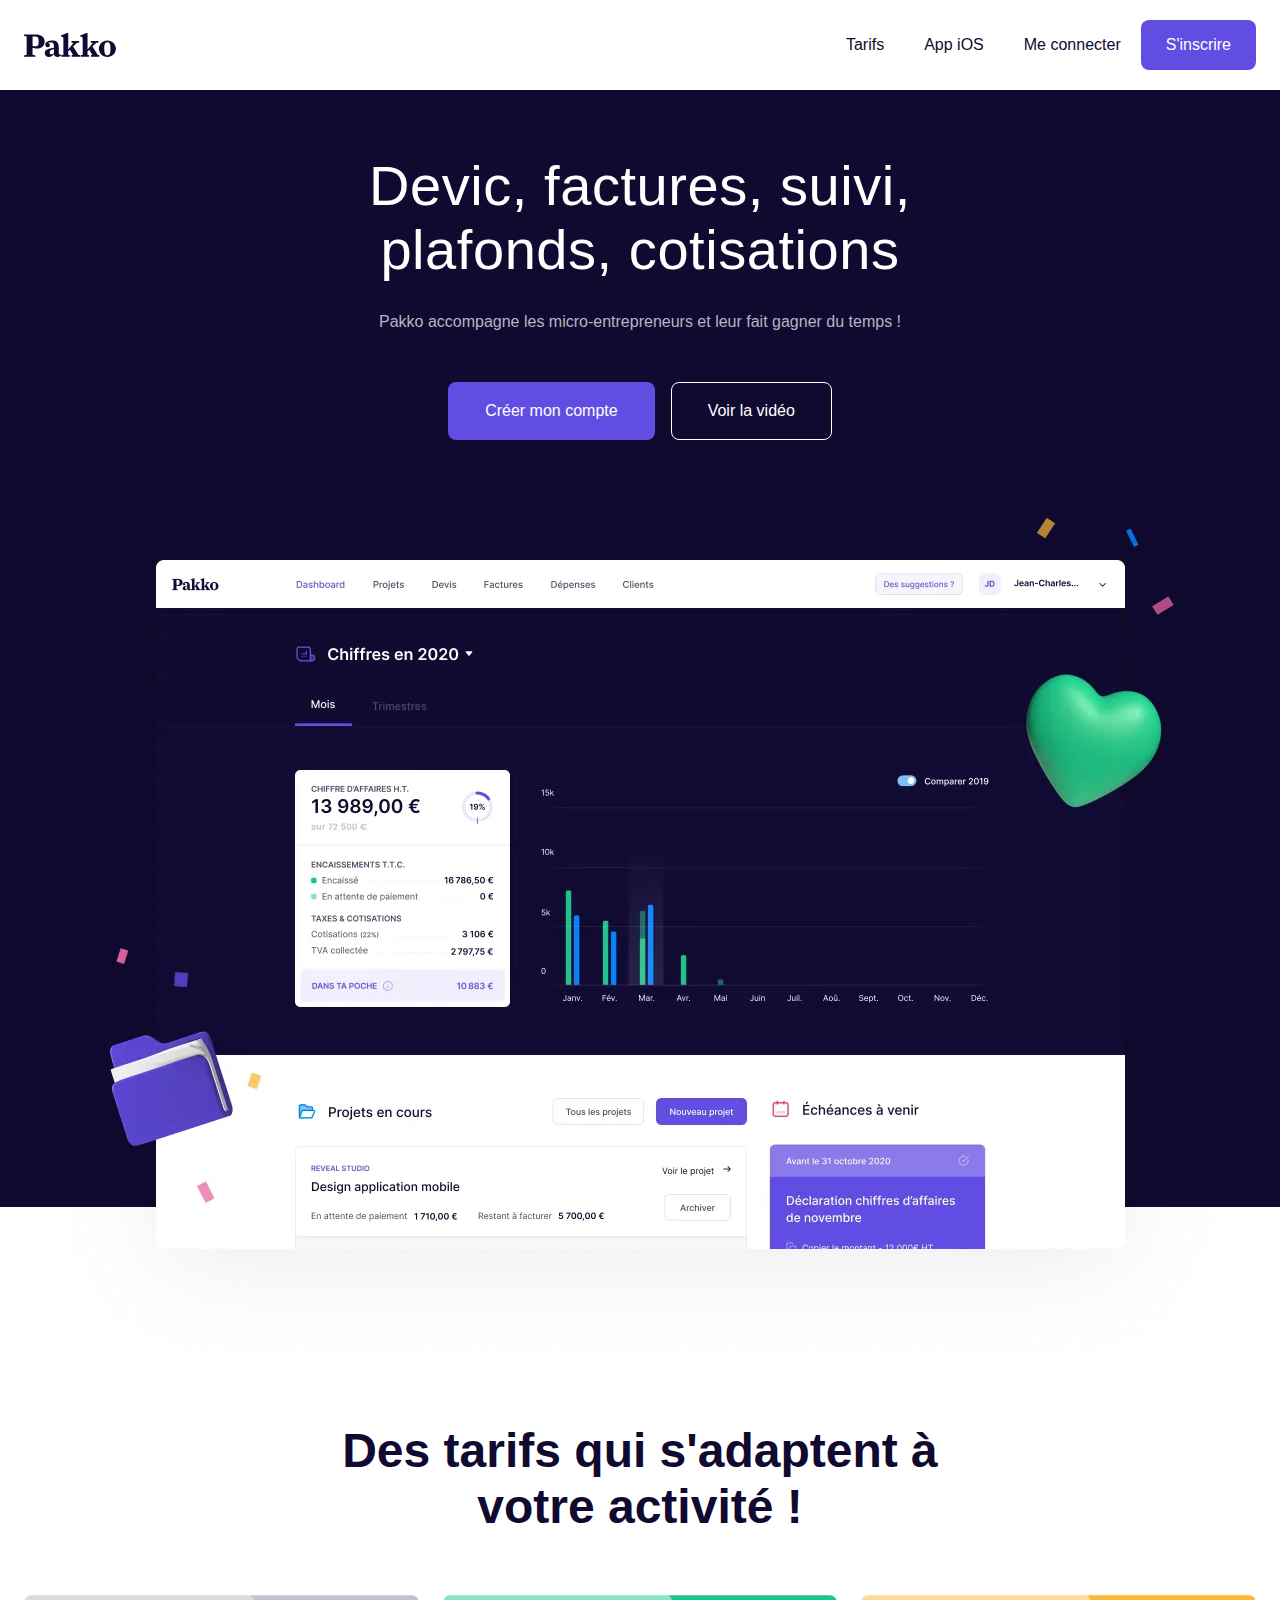
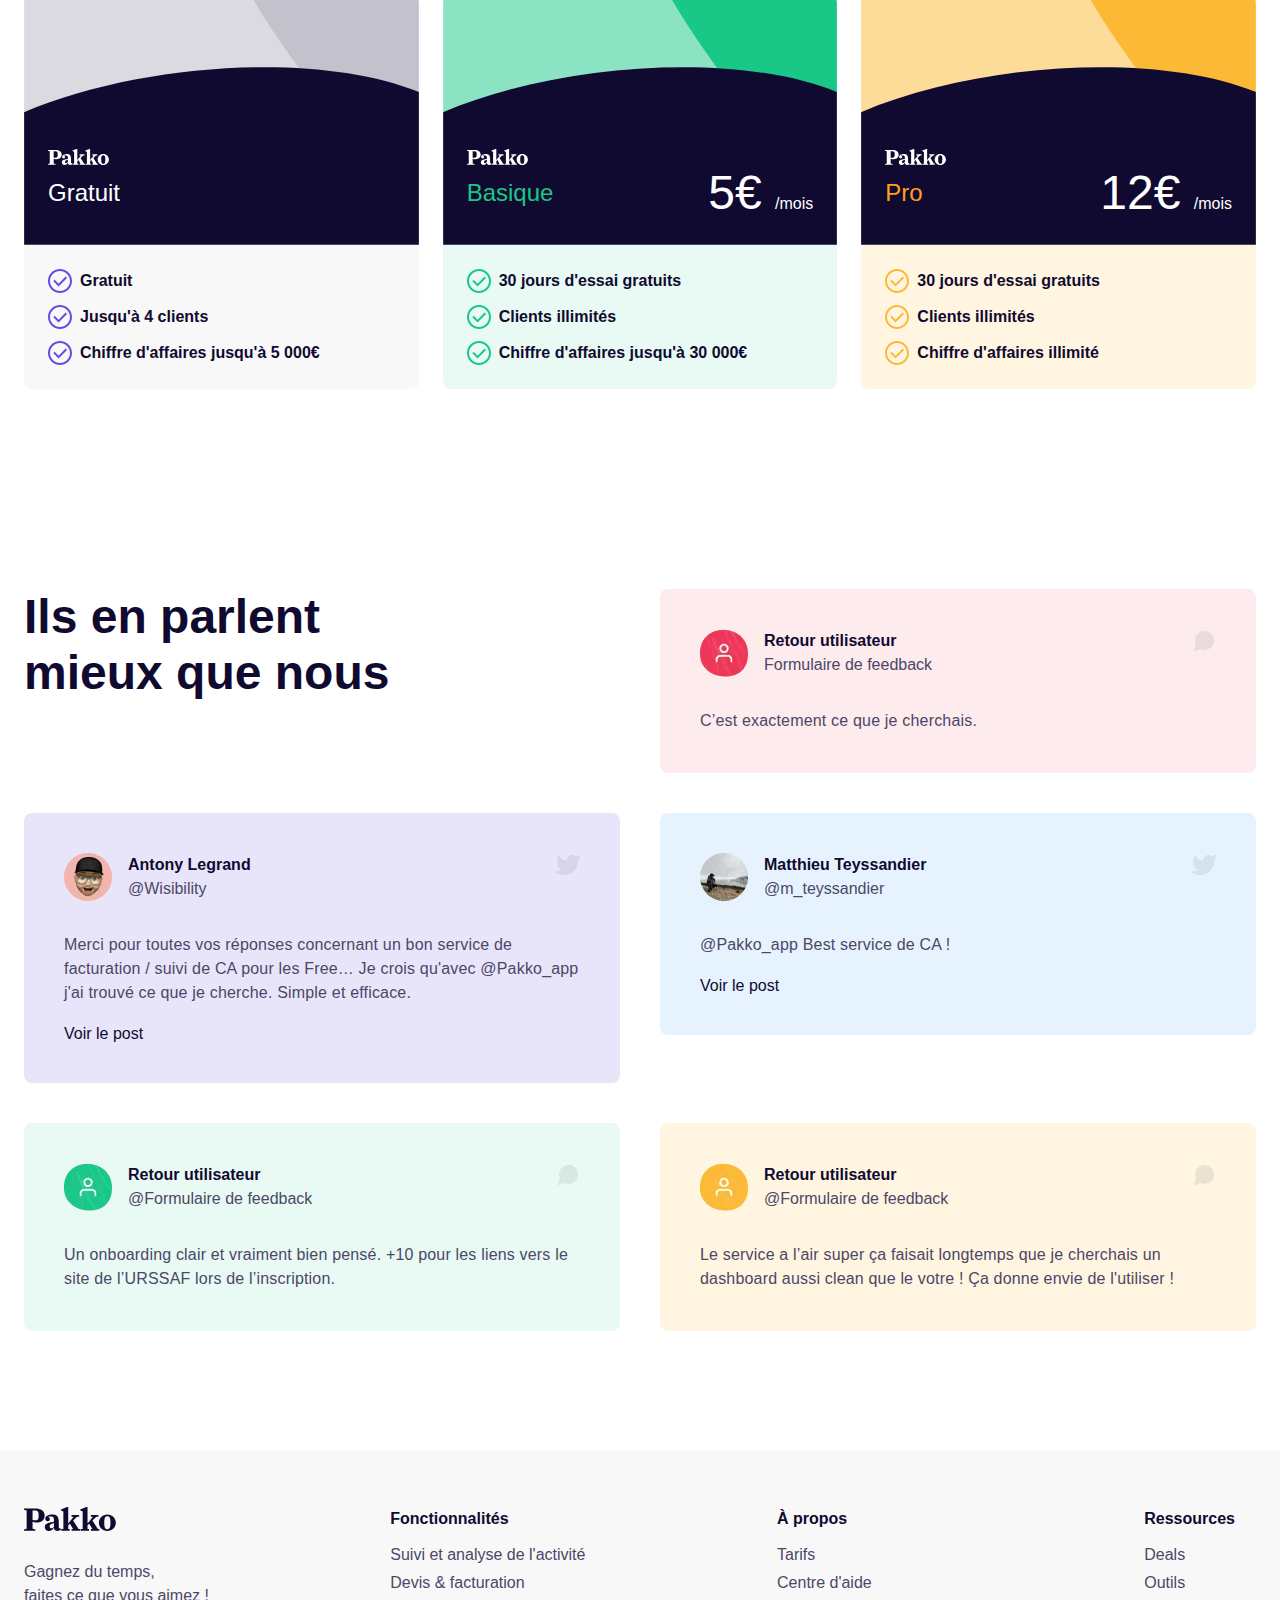
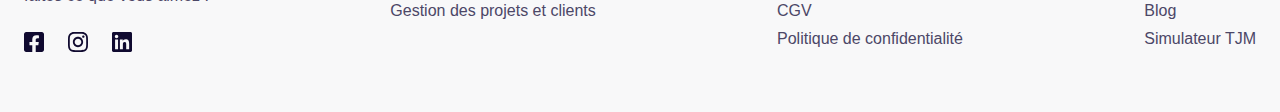
<file: index.html>
<!DOCTYPE html>
<html lang="en">

<head>
  <meta charset="UTF-8">
  <meta http-equiv="X-UA-Compatible" content="IE=edge">
  <meta name="viewport" content="width=device-width, initial-scale=1.0">
  <title>Pakko</title>
  <link rel="icon" type="image/png" sizes="32x32" href="./favicons/favicon-32x32.png">
  <link rel="icon" type="image/png" sizes="16x16" href="./favicons/favicon-16x16.png">
  <link rel="stylesheet" href="./styles/common.css">
</head>

<body>
  <header class="header">
    <div class="header__container container">
      <div class="header__top">
        <a class="logo" href="#">
          <img class="logo__image" src="./images/logo/logo.svg" alt="Pakko Logo">
        </a>
        <button class="header-burger">
          <span></span>
          <span></span>
          <span></span>
        </button>
      </div>
      <div class="header__menu">
        <nav class="header__nav nav">
          <ul class="nav__list">
            <li class="nav__item">
              <a class="nav__link" href="#">Tarifs</a>
            </li>
            <li class="nav__item">
              <a class="nav__link" href="#">App iOS</a>
            </li>
            <li class="nav__item">
              <a class="nav__link" href="#">Me connecter</a>
            </li>
          </ul>
        </nav>
        <div class="header__buttons">
          <a class="button" href="#">S'inscrire</a>
        </div>
      </div>
    </div>
  </header>

  <main>
    <section class="banner">
      <div class="banner__container container">
        <div class="banner__info">
          <h1 class="banner__title">
            Devic, factures, suivi, plafonds, cotisations
          </h1>
          <p class="banner__descr">
            Pakko accompagne les micro-entrepreneurs et leur fait gagner du temps !
          </p>
        </div>
        <div class="banner__buttons">
          <a class="button button--xxl" href="#">Créer mon compte</a>
          <a class="button button--xxl button--border" href="#">Voir la vidéo</a>
        </div>
      </div>
      <picture>
        <source srcset="./images/banner/banner.webp, ./images/banner/banner@2x.webp 2x" type="image/webp">
        <img class="banner__image" src="./images/banner/banner.png" srcset="./images/banner/banner@2x.png 2x" alt="Banner">
      </picture>
    </section>

    <section class="tarifs">
      <div class="tarifs__container container">
        <h2 class="tarifs__title">
          Des tarifs qui s'adaptent à votre activité !
        </h2>
        <ul class="tarifs__list">
          <li class="tarifs__item">
            <div class="tarif tarif--purple">
              <div class="tarif__header">
                <div class="tarif__header-content">
                  <img class="tarif__logo" src="./images/logo/logo-black.svg" alt="Pakko Logo">
                  <h3 class="tarif__title">
                    Gratuit
                  </h3>
                  <p class="tarif__price"></p>
                </div>
              </div>
              <ul class="tarif__list">
                <li class="tarif__item">
                  <p class="tarif__descr">Gratuit</p>
                </li>
                <li class="tarif__item">
                  <p class="tarif__descr">Jusqu'à 4 clients</p>
                </li>
                <li class="tarif__item">
                  <p class="tarif__descr">Chiffre d'affaires jusqu'à 5 000€</p>
                </li>
              </ul>
            </div>
          </li>
          <li class="tarifs__item">
            <div class="tarif tarif--green">
              <div class="tarif__header">
                <div class="tarif__header-content">
                  <img class="tarif__logo" src="./images/logo/logo-black.svg" alt="Pakko Logo">
                  <h3 class="tarif__title">
                    Basique
                  </h3>
                  <p class="tarif__price">
                    5€ <span>/mois</span>
                  </p>
                </div>
              </div>
              <ul class="tarif__list">
                <li class="tarif__item">
                  <p class="tarif__descr">30 jours d'essai gratuits</p>
                </li>
                <li class="tarif__item">
                  <p class="tarif__descr">Clients illimités</p>
                </li>
                <li class="tarif__item">
                  <p class="tarif__descr">Chiffre d'affaires jusqu'à 30 000€</p>
                </li>
              </ul>
            </div>
          </li>
          <li class="tarifs__item">
            <div class="tarif tarif--yellow">
              <div class="tarif__header">
                <div class="tarif__header-content">
                  <img class="tarif__logo" src="./images/logo/logo-black.svg" alt="Pakko Logo">
                  <h3 class="tarif__title">
                    Pro
                  </h3>
                  <p class="tarif__price">
                    12€ <span>/mois</span>
                  </p>
                </div>
              </div>
              <ul class="tarif__list">
                <li class="tarif__item">
                  <p class="tarif__descr">30 jours d'essai gratuits</p>
                </li>
                <li class="tarif__item">
                  <p class="tarif__descr">Clients illimités</p>
                </li>
                <li class="tarif__item">
                  <p class="tarif__descr">Chiffre d'affaires illimité</p>
                </li>
              </ul>
            </div>
          </li>
        </ul>
      </div>
    </section>

    <section class="feedback">
      <div class="feedback__container container">
        <h2 class="feedback__title">
          Ils en parlent mieux que nous
        </h2>
        <div class="review review--forum">
          <div class="review__header">
            <picture class="review__avatar">
              <source srcset="./images/avatars/avatar-1.webp, ./images/avatars/avatar-1@2x.webp 2x" type="image/webp">
              <img src="./images/avatars/avatar-1.png" srcset="./images/avatars/avatar-1@2x.png 2x" alt="Review Avatar">
            </picture>
            <p class="review__username">
              Retour utilisateur
            </p>
            <p class="review__userlink">
              Formulaire de feedback
            </p>
          </div>
          <p class="review__descr">
            C’est exactement ce que je cherchais.
          </p>
        </div>
        <div class="review review--twitter">
          <div class="review__header">
            <picture class="review__avatar">
              <source srcset="./images/avatars/avatar-2.webp, ./images/avatars/avatar-2@2x.webp 2x" type="image/webp">
              <img src="./images/avatars/avatar-2.png" srcset="./images/avatars/avatar-2@2x.png 2x" alt="Review Avatar">
            </picture>
            <p class="review__username">
              Antony Legrand
            </p>
            <p class="review__userlink">
              @Wisibility
            </p>
          </div>
          <p class="review__descr">
            Merci pour toutes vos réponses concernant un bon service de facturation / suivi de CA pour les Free… Je crois qu'avec @Pakko_app j'ai trouvé ce que je cherche. Simple et efficace.
          </p>
          <a class="review__link" href="#">Voir le post</a>
        </div>
        <div class="review review--twitter">
          <div class="review__header">
            <picture class="review__avatar">
              <source srcset="./images/avatars/avatar-3.webp, ./images/avatars/avatar-3@2x.webp 2x" type="image/webp">
              <img src="./images/avatars/avatar-3.png" srcset="./images/avatars/avatar-3@2x.png 2x" alt="Review Avatar">
            </picture>
            <p class="review__username">
              Matthieu Teyssandier
            </p>
            <p class="review__userlink">
              @m_teyssandier
            </p>
          </div>
          <p class="review__descr">
            @Pakko_app Best service de CA !
          </p>
          <a class="review__link" href="#">Voir le post</a>
        </div>
        <div class="review review--forum">
          <div class="review__header">
            <picture class="review__avatar">
              <source srcset="./images/avatars/avatar-4.webp, ./images/avatars/avatar-4@2x.webp 2x" type="image/webp">
              <img src="./images/avatars/avatar-4.png" srcset="./images/avatars/avatar-4@2x.png 2x" alt="Review Avatar">
            </picture>
            <p class="review__username">
              Retour utilisateur
            </p>
            <p class="review__userlink">
              @Formulaire de feedback
            </p>
          </div>
          <p class="review__descr">
            Un onboarding clair et vraiment bien pensé. +10 pour les liens vers le site de l’URSSAF lors de l’inscription.
          </p>
        </div>
        <div class="review review--forum">
          <div class="review__header">
            <picture class="review__avatar">
              <source srcset="./images/avatars/avatar-5.webp, ./images/avatars/avatar-5@2x.webp 2x" type="image/webp">
              <img src="./images/avatars/avatar-5.png" srcset="./images/avatars/avatar-5@2x.png 2x" alt="Review Avatar">
            </picture>
            <p class="review__username">
              Retour utilisateur
            </p>
            <p class="review__userlink">
              @Formulaire de feedback
            </p>
          </div>
          <p class="review__descr">
            Le service a l’air super ça faisait longtemps que je cherchais un dashboard aussi clean que le votre ! Ça donne envie de l'utiliser !
          </p>
        </div>
      </div>
    </section>
  </main>

  <footer class="footer">
    <div class="footer__container container">
      <div class="footer__content">
        <a class="footer__logo logo" href="#">
          <img class="logo__image" src="./images/logo/logo.svg" alt="Pakko Logo">
        </a>
        <p class="footer__text">
          Gagnez du temps,<br>faites ce que vous aimez !
        </p>
        <ul class="social">
          <li class="social__item">
            <a class="social__link" href="#">
              <img class="social__icon" src="./images/icons/facebook.svg" alt="Facebook">
            </a>
          </li>
          <li class="social__item">
            <a class="social__link" href="#">
              <img class="social__icon" src="./images/icons/instagram.svg" alt="Instagram">
            </a>
          </li>
          <li class="social__item">
            <a class="social__link" href="#">
              <img class="social__icon" src="./images/icons/linkedin.svg" alt="Linkedin">
            </a>
          </li>
        </ul>
      </div>
      <div class="footer-column">
        <h2 class="footer-column__title">
          Fonctionnalités
        </h2>
        <ul class="footer-column__list">
          <li class="footer-column__item">
            <a class="footer-column__link" href="#">Suivi et analyse de l'activité</a>
          </li>
          <li class="footer-column__item">
            <a class="footer-column__link" href="#">Devis & facturation</a>
          </li>
          <li class="footer-column__item">
            <a class="footer-column__link" href="#">Gestion des projets et clients</a>
          </li>
        </ul>
      </div>
      <div class="footer-column">
        <h2 class="footer-column__title">
          À propos
        </h2>
        <ul class="footer-column__list">
          <li class="footer-column__item">
            <a class="footer-column__link" href="#">Tarifs</a>
          </li>
          <li class="footer-column__item">
            <a class="footer-column__link" href="#">Centre d'aide</a>
          </li>
          <li class="footer-column__item">
            <a class="footer-column__link" href="#">CGV</a>
          </li>
          <li class="footer-column__item">
            <a class="footer-column__link" href="#">Politique de confidentialité</a>
          </li>
        </ul>
      </div>
      <div class="footer-column">
        <h2 class="footer-column__title">
          Ressources
        </h2>
        <ul class="footer-column__list">
          <li class="footer-column__item">
            <a class="footer-column__link" href="#">Deals</a>
          </li>
          <li class="footer-column__item">
            <a class="footer-column__link" href="#">Outils</a>
          </li>
          <li class="footer-column__item">
            <a class="footer-column__link" href="#">Blog</a>
          </li>
          <li class="footer-column__item">
            <a class="footer-column__link" href="#">Simulateur TJM</a>
          </li>
        </ul>
      </div>
    </div>
  </footer>
  <script src="./js/main.js"></script>
</body>

</html>
</file>
<file: styles/common.css>
/*! normalize.css v8.0.1 | MIT License | github.com/necolas/normalize.css */
/* Document
   ========================================================================== */
/**
 * 1. Correct the line height in all browsers.
 * 2. Prevent adjustments of font size after orientation changes in iOS.
 */
html {
  line-height: 1.15;
  /* 1 */
  -webkit-text-size-adjust: 100%;
  /* 2 */
}

/* Sections
   ========================================================================== */
/**
 * Remove the margin in all browsers.
 */
body {
  margin: 0;
}

/**
 * Render the `main` element consistently in IE.
 */
main {
  display: block;
}

/**
 * Correct the font size and margin on `h1` elements within `section` and
 * `article` contexts in Chrome, Firefox, and Safari.
 */
h1 {
  font-size: 2em;
  margin: 0.67em 0;
}

/* Grouping content
   ========================================================================== */
/**
 * 1. Add the correct box sizing in Firefox.
 * 2. Show the overflow in Edge and IE.
 */
hr {
  -webkit-box-sizing: content-box;
          box-sizing: content-box;
  /* 1 */
  height: 0;
  /* 1 */
  overflow: visible;
  /* 2 */
}

/**
 * 1. Correct the inheritance and scaling of font size in all browsers.
 * 2. Correct the odd `em` font sizing in all browsers.
 */
pre {
  font-family: monospace, monospace;
  /* 1 */
  font-size: 1em;
  /* 2 */
}

/* Text-level semantics
   ========================================================================== */
/**
 * Remove the gray background on active links in IE 10.
 */
a {
  background-color: transparent;
}

/**
 * 1. Remove the bottom border in Chrome 57-
 * 2. Add the correct text decoration in Chrome, Edge, IE, Opera, and Safari.
 */
abbr[title] {
  border-bottom: none;
  /* 1 */
  text-decoration: underline;
  /* 2 */
  -webkit-text-decoration: underline dotted;
          text-decoration: underline dotted;
  /* 2 */
}

/**
 * Add the correct font weight in Chrome, Edge, and Safari.
 */
b,
strong {
  font-weight: bolder;
}

/**
 * 1. Correct the inheritance and scaling of font size in all browsers.
 * 2. Correct the odd `em` font sizing in all browsers.
 */
code,
kbd,
samp {
  font-family: monospace, monospace;
  /* 1 */
  font-size: 1em;
  /* 2 */
}

/**
 * Add the correct font size in all browsers.
 */
small {
  font-size: 80%;
}

/**
 * Prevent `sub` and `sup` elements from affecting the line height in
 * all browsers.
 */
sub,
sup {
  font-size: 75%;
  line-height: 0;
  position: relative;
  vertical-align: baseline;
}

sub {
  bottom: -0.25em;
}

sup {
  top: -0.5em;
}

/* Embedded content
   ========================================================================== */
/**
 * Remove the border on images inside links in IE 10.
 */
img {
  border-style: none;
}

/* Forms
   ========================================================================== */
/**
 * 1. Change the font styles in all browsers.
 * 2. Remove the margin in Firefox and Safari.
 */
button,
input,
optgroup,
select,
textarea {
  font-family: inherit;
  /* 1 */
  font-size: 100%;
  /* 1 */
  line-height: 1.15;
  /* 1 */
  margin: 0;
  /* 2 */
}

/**
 * Show the overflow in IE.
 * 1. Show the overflow in Edge.
 */
button,
input {
  /* 1 */
  overflow: visible;
}

/**
 * Remove the inheritance of text transform in Edge, Firefox, and IE.
 * 1. Remove the inheritance of text transform in Firefox.
 */
button,
select {
  /* 1 */
  text-transform: none;
}

/**
 * Correct the inability to style clickable types in iOS and Safari.
 */
button,
[type="button"],
[type="reset"],
[type="submit"] {
  -webkit-appearance: button;
}

/**
 * Remove the inner border and padding in Firefox.
 */
button::-moz-focus-inner,
[type="button"]::-moz-focus-inner,
[type="reset"]::-moz-focus-inner,
[type="submit"]::-moz-focus-inner {
  border-style: none;
  padding: 0;
}

/**
 * Restore the focus styles unset by the previous rule.
 */
button:-moz-focusring,
[type="button"]:-moz-focusring,
[type="reset"]:-moz-focusring,
[type="submit"]:-moz-focusring {
  outline: 1px dotted ButtonText;
}

/**
 * Correct the padding in Firefox.
 */
fieldset {
  padding: 0.35em 0.75em 0.625em;
}

/**
 * 1. Correct the text wrapping in Edge and IE.
 * 2. Correct the color inheritance from `fieldset` elements in IE.
 * 3. Remove the padding so developers are not caught out when they zero out
 *    `fieldset` elements in all browsers.
 */
legend {
  -webkit-box-sizing: border-box;
          box-sizing: border-box;
  /* 1 */
  color: inherit;
  /* 2 */
  display: table;
  /* 1 */
  max-width: 100%;
  /* 1 */
  padding: 0;
  /* 3 */
  white-space: normal;
  /* 1 */
}

/**
 * Add the correct vertical alignment in Chrome, Firefox, and Opera.
 */
progress {
  vertical-align: baseline;
}

/**
 * Remove the default vertical scrollbar in IE 10+.
 */
textarea {
  overflow: auto;
}

/**
 * 1. Add the correct box sizing in IE 10.
 * 2. Remove the padding in IE 10.
 */
[type="checkbox"],
[type="radio"] {
  -webkit-box-sizing: border-box;
          box-sizing: border-box;
  /* 1 */
  padding: 0;
  /* 2 */
}

/**
 * Correct the cursor style of increment and decrement buttons in Chrome.
 */
[type="number"]::-webkit-inner-spin-button,
[type="number"]::-webkit-outer-spin-button {
  height: auto;
}

/**
 * 1. Correct the odd appearance in Chrome and Safari.
 * 2. Correct the outline style in Safari.
 */
[type="search"] {
  -webkit-appearance: textfield;
  /* 1 */
  outline-offset: -2px;
  /* 2 */
}

/**
 * Remove the inner padding in Chrome and Safari on macOS.
 */
[type="search"]::-webkit-search-decoration {
  -webkit-appearance: none;
}

/**
 * 1. Correct the inability to style clickable types in iOS and Safari.
 * 2. Change font properties to `inherit` in Safari.
 */
::-webkit-file-upload-button {
  -webkit-appearance: button;
  /* 1 */
  font: inherit;
  /* 2 */
}

/* Interactive
   ========================================================================== */
/*
 * Add the correct display in Edge, IE 10+, and Firefox.
 */
details {
  display: block;
}

/*
 * Add the correct display in all browsers.
 */
summary {
  display: list-item;
}

/* Misc
   ========================================================================== */
/**
 * Add the correct display in IE 10+.
 */
template {
  display: none;
}

/**
 * Add the correct display in IE 10.
 */
[hidden] {
  display: none;
}

@font-face {
  font-family: "Inter-Regular";
  font-weight: 400;
  font-style: normal;
  font-display: swap;
  src: url("../fonts/Inter/Inter-Regular.woff2.woff2") format("woff2"), url("../fonts/Inter/Inter-Regular.woff2.woff") format("woff");
}

@font-face {
  font-family: "Inter-Regular";
  font-weight: 400;
  font-style: normal;
  font-display: swap;
  src: url("../fonts/Inter/Inter-Regular.woff.woff2") format("woff2"), url("../fonts/Inter/Inter-Regular.woff.woff") format("woff");
}

@font-face {
  font-family: "Inter-Bold";
  font-weight: 700;
  font-style: normal;
  font-display: swap;
  src: url("../fonts/Inter/Inter-Bold.woff2.woff2") format("woff2"), url("../fonts/Inter/Inter-Bold.woff2.woff") format("woff");
}

@font-face {
  font-family: "Inter-Bold";
  font-weight: 700;
  font-style: normal;
  font-display: swap;
  src: url("../fonts/Inter/Inter-Bold.woff.woff2") format("woff2"), url("../fonts/Inter/Inter-Bold.woff.woff") format("woff");
}

html {
  -webkit-box-sizing: border-box;
          box-sizing: border-box;
  font-size: 16px;
}

@media (max-width: 1023px) {
  html {
    font-size: 14px;
  }
}

*,
*::before,
*::after {
  -webkit-box-sizing: inherit;
          box-sizing: inherit;
  font-family: "Inter", sans-serif;
  font-weight: 400;
}

body {
  margin: 0;
  color: #100a30;
  background-color: #fff;
}

ul {
  margin: 0;
  padding: 0;
  list-style: none;
}

a {
  text-decoration: none;
}

img {
  display: block;
  max-width: 100%;
  height: auto;
}

.scroll-disabled {
  overflow: hidden;
}

.container {
  margin: 0 auto;
  padding: 0 20px;
  max-width: 1272px;
}

.logo {
  display: inline-block;
}

.button {
  display: inline-block;
  margin: 0;
  border: 1px solid transparent;
  border-radius: 8px;
  padding: 0.75rem 1.5rem;
  font-weight: 400;
  font-size: 1rem;
  line-height: 1.5rem;
  color: #fff;
  background: #624de3;
  cursor: pointer;
}

.button--border {
  border-color: #fff;
  background: transparent;
}

.button--xxl {
  padding: 1rem 2.25rem;
}

.header-burger {
  display: -webkit-box;
  display: -ms-flexbox;
  display: flex;
  -webkit-box-orient: vertical;
  -webkit-box-direction: normal;
      -ms-flex-direction: column;
          flex-direction: column;
  -webkit-box-pack: center;
      -ms-flex-pack: center;
          justify-content: center;
  -webkit-box-align: center;
      -ms-flex-align: center;
          align-items: center;
  row-gap: 4px;
  margin: 0;
  padding: 0;
  border: 0;
  width: 24px;
  height: 24px;
  background: 0;
  cursor: pointer;
}

.header-burger span {
  display: block;
  width: 20px;
  height: 2px;
  background-color: #000;
  -webkit-transition: all 0.3s ease-in-out;
  transition: all 0.3s ease-in-out;
  -webkit-transition-property: opacity, visibility, -webkit-transform;
  transition-property: opacity, visibility, -webkit-transform;
  transition-property: transform, opacity, visibility;
  transition-property: transform, opacity, visibility, -webkit-transform;
}

.header-burger.is-open span {
  width: 21px;
}

.header-burger.is-open span:nth-child(1) {
  -webkit-transform: rotate(45deg) translate(4px, 4px);
          transform: rotate(45deg) translate(4px, 4px);
}

.header-burger.is-open span:nth-child(2) {
  opacity: 0;
  visibility: hidden;
}

.header-burger.is-open span:nth-child(3) {
  -webkit-transform: rotate(-45deg) translate(4px, -4px);
          transform: rotate(-45deg) translate(4px, -4px);
}

.header {
  background-color: #fff;
}

.header__container {
  display: -webkit-box;
  display: -ms-flexbox;
  display: flex;
  padding-top: 1.25rem;
  padding-bottom: 1.25rem;
}

.header__top {
  display: -webkit-box;
  display: -ms-flexbox;
  display: flex;
  -webkit-box-align: center;
      -ms-flex-align: center;
          align-items: center;
}

.header__menu {
  display: -webkit-box;
  display: -ms-flexbox;
  display: flex;
  -webkit-box-align: center;
      -ms-flex-align: center;
          align-items: center;
  margin-left: auto;
}

.header__nav {
  margin-right: 1.25rem;
}

@media (min-width: 768px) {
  .header-burger {
    display: none;
  }
}

@media (max-width: 767px) {
  .header__container {
    padding: 0;
  }
  .header__top {
    position: fixed;
    top: 0;
    left: 0;
    right: 0;
    z-index: 10;
    -webkit-box-pack: justify;
        -ms-flex-pack: justify;
            justify-content: space-between;
    padding: 2rem 20px;
    width: 100%;
    background-color: #fff;
  }
  .header__menu {
    overflow-y: auto;
    position: fixed;
    top: 0;
    bottom: 0;
    left: 0;
    right: 0;
    z-index: 5;
    -webkit-box-orient: vertical;
    -webkit-box-direction: normal;
        -ms-flex-direction: column;
            flex-direction: column;
    padding: 120px 20px 20px;
    background-color: #fff;
    opacity: 0;
    visibility: hidden;
    -webkit-transform: translateY(-100%);
            transform: translateY(-100%);
    -webkit-transition: all 0.3s ease-in-out;
    transition: all 0.3s ease-in-out;
    -webkit-transition-property: opacity, visibility, -webkit-transform;
    transition-property: opacity, visibility, -webkit-transform;
    transition-property: opacity, visibility, transform;
    transition-property: opacity, visibility, transform, -webkit-transform;
  }
}

@media (max-width: 767px) and (min-height: 400px) {
  .header__menu {
    -webkit-box-pack: center;
        -ms-flex-pack: center;
            justify-content: center;
  }
}

@media (max-width: 767px) {
  .header__nav {
    margin: 0 0 2.5rem;
  }
  .header .nav__list {
    -webkit-box-orient: vertical;
    -webkit-box-direction: normal;
        -ms-flex-direction: column;
            flex-direction: column;
  }
  .header .nav__item:not(:last-child) {
    margin: 0 0 1.25rem;
  }
  .header .nav__link {
    font-weight: 400;
    font-size: 1.5rem;
    line-height: 1.5rem;
  }
  .header.is-open .header__menu {
    opacity: 1;
    visibility: visible;
    -webkit-transform: translateY(0%);
            transform: translateY(0%);
  }
}

.nav__list {
  display: -webkit-box;
  display: -ms-flexbox;
  display: flex;
  -webkit-box-align: center;
      -ms-flex-align: center;
          align-items: center;
  -ms-flex-wrap: wrap;
      flex-wrap: wrap;
  row-gap: 1.25rem;
}

.nav__item:not(:last-child) {
  margin-right: 2.5rem;
}

.nav__link {
  margin: 0;
  font-weight: 400;
  font-size: 1rem;
  line-height: 1.5rem;
  color: #100a30;
}

.banner {
  background-color: #100a30;
}

.banner__container {
  padding-top: 4rem;
  padding-bottom: 3.75rem;
  text-align: center;
}

@media (max-width: 767px) {
  .banner__container {
    padding-top: 9.5rem;
  }
}

.banner__info {
  margin: 0 auto;
  max-width: 37.5rem;
}

.banner__title {
  margin: 0 0 1.75rem;
  font-weight: 400;
  font-size: 3.5rem;
  line-height: 4rem;
  letter-spacing: 0.56px;
  color: #fff;
}

@media (max-width: 1023px) {
  .banner__title {
    font-size: 3rem;
  }
}

.banner__descr {
  margin: 0 0 3rem;
  font-weight: 400;
  font-size: 1rem;
  line-height: 1.5rem;
  color: #b7b5c1;
}

.banner__buttons {
  display: -webkit-box;
  display: -ms-flexbox;
  display: flex;
  -webkit-box-align: center;
      -ms-flex-align: center;
          align-items: center;
  -webkit-box-pack: center;
      -ms-flex-pack: center;
          justify-content: center;
  -ms-flex-wrap: wrap;
      flex-wrap: wrap;
  gap: 1rem;
}

.banner__image {
  margin: -13.75rem auto 0;
  -webkit-transform: translateY(11rem);
          transform: translateY(11rem);
}

@media (max-width: 1023px) {
  .banner {
    overflow: hidden;
  }
  .banner__container {
    padding-bottom: 1.25rem;
  }
  .banner__image {
    margin: 0 auto -5rem;
    width: 768px;
    max-width: none;
    -webkit-transform: none;
            transform: none;
  }
}

.tarifs {
  background-color: #fff;
}

.tarifs__container {
  padding-top: 13.5rem;
  padding-bottom: 5.5rem;
}

@media (max-width: 1023px) {
  .tarifs__container {
    padding-top: 6.75rem;
    padding-bottom: 2.75rem;
  }
}

.tarifs__title {
  margin: 0 auto 3.75rem;
  max-width: 37.5rem;
  font-weight: 700;
  font-size: 3rem;
  line-height: 3.5rem;
  text-align: center;
  color: #100a30;
}

@media (max-width: 1023px) {
  .tarifs__title {
    font-size: 2.5rem;
  }
}

.tarifs__list {
  display: -ms-grid;
  display: grid;
  -ms-grid-columns: (minmax(20rem, 1fr))[auto-fit];
      grid-template-columns: repeat(auto-fit, minmax(20rem, 1fr));
  gap: 1.5rem;
}

.tarif {
  overflow: hidden;
  border-radius: 8px;
  background-color: #f8f8f9;
}

.tarif__header {
  display: -webkit-box;
  display: -ms-flexbox;
  display: flex;
  padding: 1.5rem;
  min-height: 250px;
  background-image: url("../images/tarifs/tarif-01.svg");
  background-size: cover;
  background-position: center;
  background-repeat: no-repeat;
}

.tarif__header-content {
  display: -ms-grid;
  display: grid;
      grid-template-areas: "logo ." "title price";
  -webkit-box-align: center;
      -ms-flex-align: center;
          align-items: center;
  margin-top: auto;
  width: 100%;
}

.tarif__logo {
  -ms-grid-row: 1;
  -ms-grid-column: 1;
  grid-area: logo;
}

.tarif__title {
  -ms-grid-row: 2;
  -ms-grid-column: 1;
  grid-area: title;
  margin: 1rem 0;
  font-weight: 400;
  font-size: 1.5rem;
  line-height: 1.5rem;
  color: #fff;
}

.tarif__price {
  -ms-grid-column-align: end;
      justify-self: end;
  -ms-grid-row: 2;
  -ms-grid-column: 2;
  grid-area: price;
  margin: 0;
  color: #fff;
  font-size: 3rem;
  line-height: 3.5rem;
}

.tarif__price span {
  font-weight: 400;
  font-size: 1rem;
  line-height: 1.5rem;
  color: #fff;
}

.tarif__list {
  padding: 1.5rem;
}

.tarif__item {
  padding-left: calc(1.5rem + 8px);
  background-image: url("../images/icons/check-1.svg");
  background-size: 1.5rem;
  background-position: left center;
  background-repeat: no-repeat;
}

.tarif__item:not(:last-child) {
  margin-bottom: 0.75rem;
}

.tarif__descr {
  margin: 0;
  font-weight: 700;
  font-size: 1rem;
  line-height: 1.5rem;
  color: #100a30;
}

.tarif--purple {
  background-color: #f8f8f9;
}

.tarif--purple .tarif__header {
  background-image: url("../images/tarifs/tarif-1.svg");
}

.tarif--purple .tarif__title {
  color: #fff;
}

.tarif--purple .tarif__item {
  background-image: url("../images/icons/check-1.svg");
}

.tarif--green {
  background-color: #e8faf3;
}

.tarif--green .tarif__header {
  background-image: url("../images/tarifs/tarif-2.svg");
}

.tarif--green .tarif__title {
  color: #19c787;
}

.tarif--green .tarif__item {
  background-image: url("../images/icons/check-2.svg");
}

.tarif--yellow {
  background-color: #fff5e1;
}

.tarif--yellow .tarif__header {
  background-image: url("../images/tarifs/tarif-3.svg");
}

.tarif--yellow .tarif__title {
  color: #ff9f1c;
}

.tarif--yellow .tarif__item {
  background-image: url("../images/icons/check-3.svg");
}

.feedback {
  background-color: #fff;
}

.feedback__container {
  display: -webkit-box;
  display: -ms-flexbox;
  display: flex;
  -ms-flex-wrap: wrap;
      flex-wrap: wrap;
  gap: 2.5rem;
  padding-top: 7rem;
  padding-bottom: 7.5rem;
}

.feedback__container > * {
  -ms-flex-preferred-size: calc(50% - 20px);
      flex-basis: calc(50% - 20px);
}

@media (max-width: 1023px) {
  .feedback__container {
    padding-top: 3.5rem;
    padding-bottom: 3.75rem;
  }
}

.feedback__title {
  margin: 0 auto 0 0;
  max-width: 23.75rem;
  font-weight: 700;
  font-size: 3rem;
  line-height: 3.5rem;
}

@media (max-width: 1023px) {
  .feedback__title {
    font-size: 2.5rem;
  }
}

@media (max-width: 767px) {
  .feedback__container {
    -webkit-box-orient: vertical;
    -webkit-box-direction: normal;
        -ms-flex-direction: column;
            flex-direction: column;
    gap: 1.25rem;
  }
  .feedback__title {
    margin: 0 0 2.5rem;
    -ms-flex-item-align: center;
        -ms-grid-row-align: center;
        align-self: center;
    text-align: center;
  }
}

.review {
  border-radius: 8px;
  padding: 2.5rem;
  background-color: #fdebee;
  height: -webkit-max-content;
  height: -moz-max-content;
  height: max-content;
}

.review:nth-of-type(5n+1) {
  background-color: #fdebee;
}

.review:nth-of-type(5n+2) {
  background-color: #e8e5fb;
}

.review:nth-of-type(5n+3) {
  background-color: #e6f3ff;
}

.review:nth-of-type(5n+4) {
  background-color: #e8faf3;
}

.review:nth-of-type(5n+5) {
  background-color: #fff5e1;
}

.review__header {
  position: relative;
  display: -ms-grid;
  display: grid;
  -ms-grid-columns: 3rem 1fr;
      grid-template-columns: 3rem 1fr;
      grid-template-areas: "avatar username" "avatar userlink";
  -webkit-box-align: center;
      -ms-flex-align: center;
          align-items: center;
  -webkit-column-gap: 1rem;
          column-gap: 1rem;
  margin-bottom: 2rem;
}

.review__header::before {
  content: "";
  position: absolute;
  top: 0;
  right: 0;
  display: inline-block;
  width: 24px;
  height: 24px;
  background-image: url("../images/icons/forum.svg");
  background-size: cover;
  background-position: center;
  background-repeat: no-repeat;
}

.review__avatar {
  -ms-grid-row: 1;
  -ms-grid-row-span: 2;
  -ms-grid-column: 1;
  grid-area: avatar;
}

.review__avatar img {
  width: 3rem;
  height: 3rem;
}

.review__username {
  -ms-grid-row: 1;
  -ms-grid-column: 2;
  grid-area: username;
  margin: 0;
  font-weight: 700;
  font-size: 1rem;
  line-height: 1.5rem;
  color: #100a30;
}

.review__userlink {
  -ms-grid-row: 2;
  -ms-grid-column: 2;
  grid-area: userlink;
  margin: 0;
  font-weight: 400;
  font-size: 1rem;
  line-height: 1.5rem;
  color: #4c4767;
}

.review__descr {
  margin: 0;
  font-weight: 400;
  font-size: 1rem;
  line-height: 1.5rem;
  letter-spacing: 0.18px;
  color: #4c4767;
}

.review__link {
  display: inline-block;
  margin: 1.25rem 0 0;
  color: #100a30;
}

.review--forum .review__header::before {
  background-image: url("../images/icons/forum.svg");
}

.review--twitter .review__header::before {
  background-image: url("../images/icons/twitter.svg");
}

.footer {
  background-color: #f8f8f9;
}

.footer__container {
  display: -webkit-box;
  display: -ms-flexbox;
  display: flex;
  -webkit-box-pack: justify;
      -ms-flex-pack: justify;
          justify-content: space-between;
  -ms-flex-wrap: wrap;
      flex-wrap: wrap;
  gap: 1.25rem;
  padding-top: 3.5rem;
  padding-bottom: 3.75rem;
}

.footer__content {
  max-width: 13.25rem;
}

.footer__logo {
  margin-bottom: 1.5rem;
}

.footer__text {
  margin: 0 0 1.5rem;
  font-weight: 400;
  font-size: 1rem;
  line-height: 1.5rem;
  color: #4c4767;
}

@media (max-width: 767px) {
  .footer__container {
    row-gap: 2.5rem;
  }
  .footer__container > * {
    -ms-flex-preferred-size: calc(50% - 20px);
        flex-basis: calc(50% - 20px);
  }
  .footer__content {
    max-width: 100%;
  }
}

@media (max-width: 575px) {
  .footer__container {
    -webkit-box-orient: vertical;
    -webkit-box-direction: normal;
        -ms-flex-direction: column;
            flex-direction: column;
    padding-top: 2.5rem;
    padding-bottom: 2.5rem;
  }
  .footer__container > * {
    -ms-flex-preferred-size: auto;
        flex-basis: auto;
  }
}

.footer-column__title {
  margin: 0 0 0.75rem;
  font-weight: 700;
  font-size: 1rem;
  line-height: 1.5rem;
  color: #100a30;
}

.footer-column__item:not(:last-child) {
  margin-bottom: 0.25rem;
}

.footer-column__link {
  font-weight: 400;
  font-size: 1rem;
  line-height: 1.5rem;
  color: #4c4767;
}

.social {
  display: -webkit-box;
  display: -ms-flexbox;
  display: flex;
  -ms-flex-wrap: wrap;
      flex-wrap: wrap;
  row-gap: 1.5rem;
}

.social__item:not(:last-child) {
  margin-right: 1.5rem;
}
</file>
